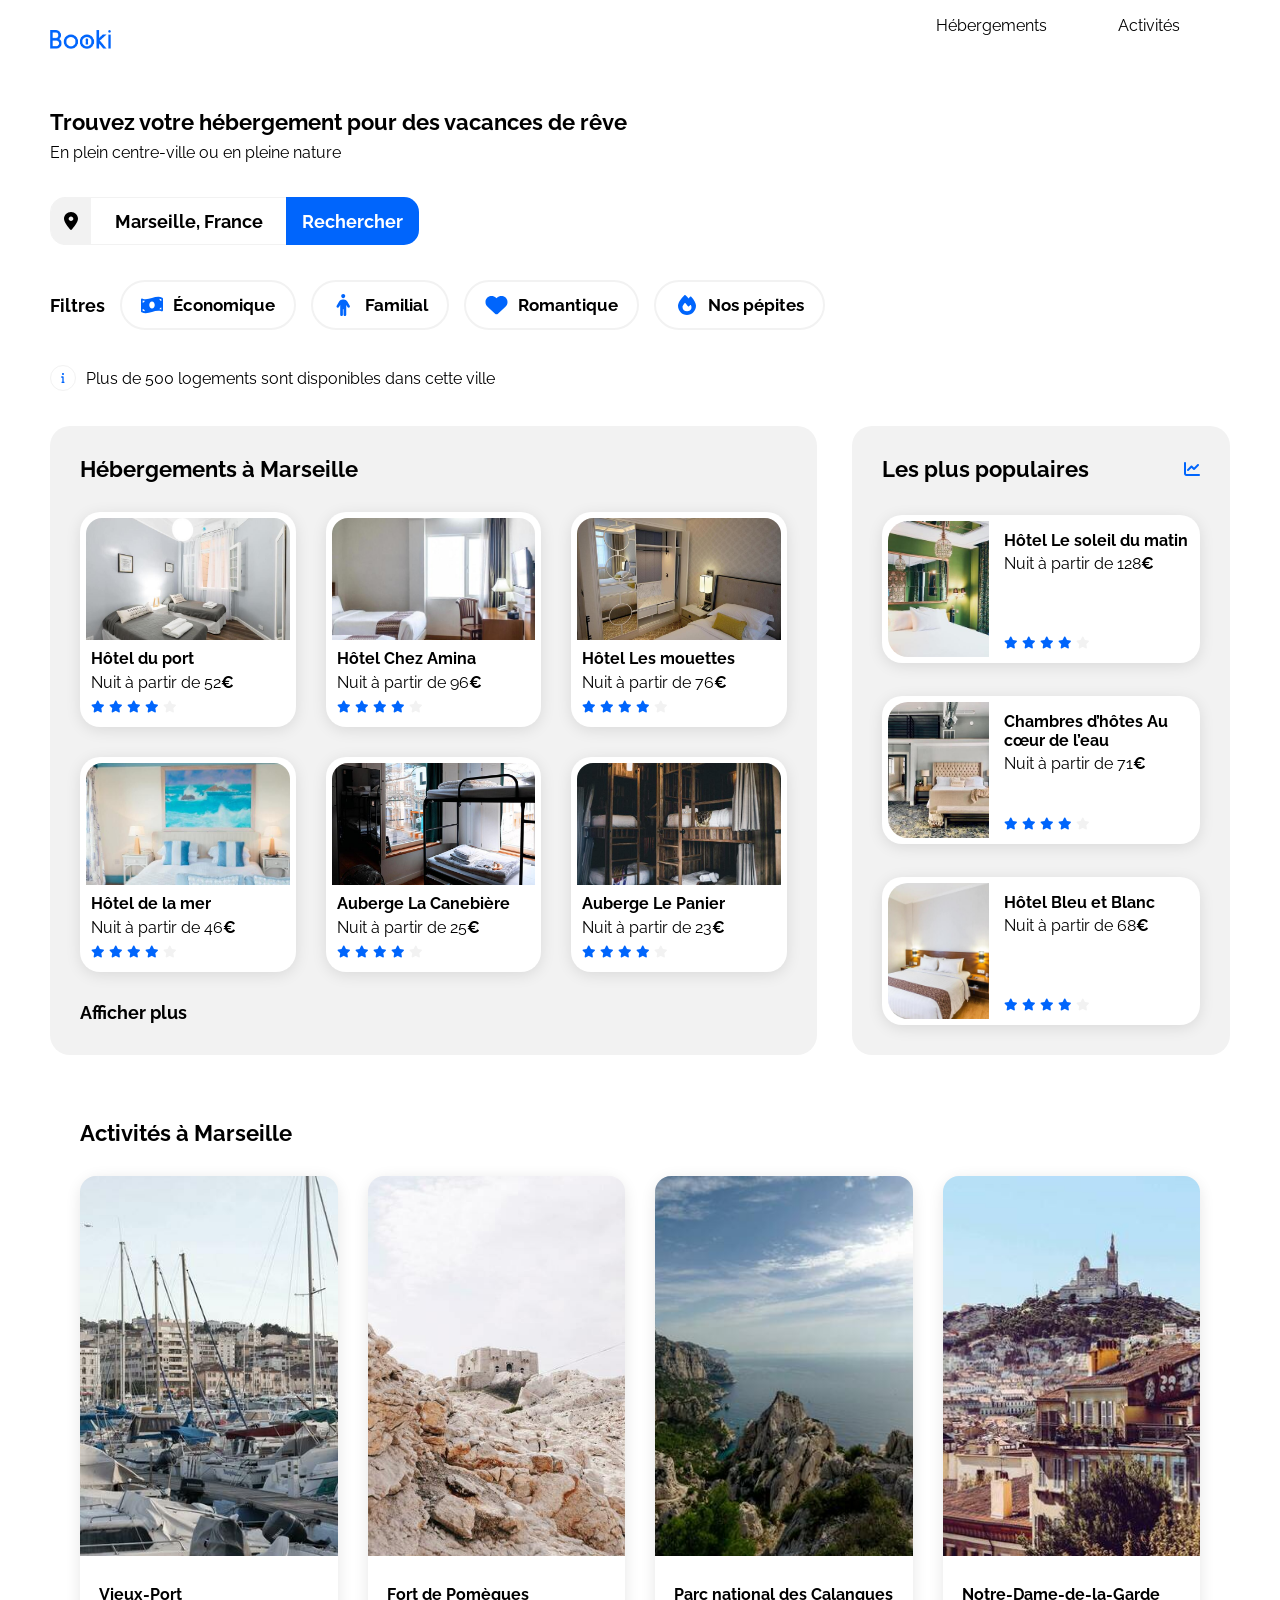
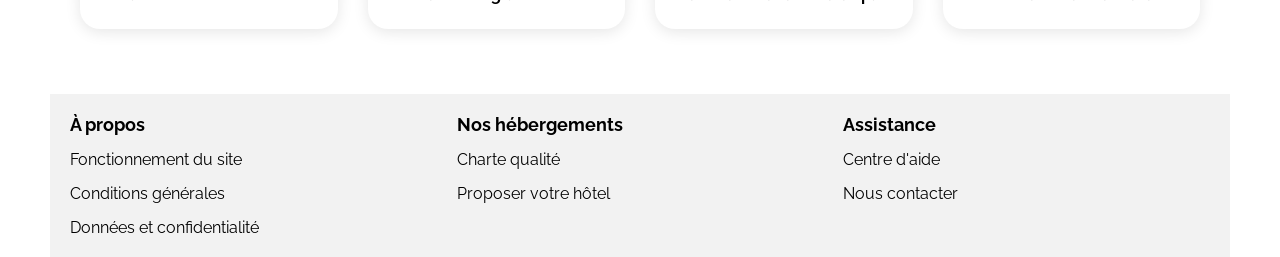
<file: index.html>
<!DOCTYPE html>
<html lang="fr">

<head>
    <meta charset="UTF-8">
    <meta name="viewport" content="width=device-width, initial-scale=1.0">
    <title>Booki</title>
    <link rel="preconnect" href="https://fonts.googleapis.com">
    <link rel="preconnect" href="https://fonts.gstatic.com" crossorigin>
    <link href="https://fonts.googleapis.com/css2?family=Raleway:wght@400;500;700&display=swap" rel="stylesheet">
    <link rel="stylesheet" href="https://cdnjs.cloudflare.com/ajax/libs/font-awesome/6.2.1/css/all.min.css"
        integrity="sha512-MV7K8+y+gLIBoVD59lQIYicR65iaqukzvf/nwasF0nqhPay5w/9lJmVM2hMDcnK1OnMGCdVK+iQrJ7lzPJQd1w=="
        crossorigin="anonymous" referrerpolicy="no-referrer">
    <link rel="stylesheet" href="./css/style.css">
</head>

<body>
    <div class="main-container">
        <header>
            <img src="./images/logo/Booki.png" id="logo" alt="logo de la société Booki">
            <nav>
                <ul>
                    <li>
                        <div id="hebergements-button-for-phone">
                            <a href="#hebergements" id="hebergements-anchor" class="boutton-menu-desktop">Hébergements</a>
                        </div>
                    </li>

                    <li>
                        <div id="activites-button-for-phone">
                            <a href="#activites" id="activites-anchor" class="boutton-menu-desktop">Activités</a>
                        </div>
                    </li>
                </ul>
            </nav>
        </header>
        <main>
            <div id="hebergements-search">
                <h1>Trouvez votre hébergement pour des vacances de rêve</h1>
                <p>En plein centre-ville ou en pleine nature</p>
                <form>
                    <div id="localisation-div">
                        <img src="./images/icones/localisation.svg" alt="icone de localisation">
                    </div>
                    <label for="lieux-input"></label>
                    <input type="text" id="lieux-input" name="lieux-input" placeholder="Marseille, France">
                    <input type="submit" value="Rechercher" id="search-button">
                    <button type="submit" id="search-button-phone">
                        <i class="fa-solid fa-magnifying-glass"></i>
                    </button>
                </form>
                <div id="filtres">
                    <h2 id="filtre-title">Filtres</h2>
                    <div id="all-filtre-button">
                        <button class="filtre-button">
                            <img src="./images/icones/billet.svg" alt="icone de billet bleu">
                            Économique
                        </button>
                        <button class="filtre-button">
                            <img src="./images/icones/famille.svg" alt="icone de d'une silhouette bleue">
                            Familial
                        </button>
                        <button class="filtre-button">
                            <img src="./images/icones/coeur.svg" alt="icone d'un coeur bleu">
                            Romantique
                        </button>
                        <button class="filtre-button">
                            <img src="./images/icones/feu.svg" alt="icone d'une flamme bleue">
                            Nos pépites
                        </button>
                    </div>
                </div>
                <div id="information">
                    <img src="./images/icones/info.svg" alt="icone d'un i minuscule">
                    <p>Plus de 500 logements sont disponibles dans cette ville</p>
                </div>
            </div>
            <div class="hebergements-and-populaires">
                <section id="hebergements">
                        <div class="hebergements-title">
                            <h2 class="section-title">Hébergements à Marseille</h2>
                        </div>
                        <div class="hebergements-cards">
                            <a href="#">
                                <article class="card">
                                    <img src="./images/hebergements/fred-kleber.jpg" alt="Image de la chambre d'hôtel montrant deux lits simples">
                                    <div class="card-content">
                                        <div class="card-txt">
                                            <h3 class="card-title">Hôtel du port</h3>
                                            <p class="card-subtitle">Nuit à partir de 52<span class="euro">€</span></p>
                                        </div>
                                        <div class="card-rating">
                                            <i class="fa-xs fa-solid fa-star" aria-hidden="true"></i>
                                            <i class="fa-xs fa-solid fa-star" aria-hidden="true"></i>
                                            <i class="fa-xs fa-solid fa-star" aria-hidden="true"></i>
                                            <i class="fa-xs fa-solid fa-star" aria-hidden="true"></i>
                                            <i class="fa-xs fa-solid fa-star neutral-star" aria-hidden="true"></i>
                                            <span class="sr-only">Note de 4 sur 5</span>
                                        </div>
                                    </div>
                                </article>
                            </a>
                            <a href="#">
                                <article class="card">
                                    <img src="./images/hebergements/febrian-zakaria.jpg" alt="Image de la chambre d'hôtel montrant deux lits">
                                    <div class="card-content">
                                        <div class="card-txt">
                                            <h3 class="card-title">Hôtel Chez Amina</h3>
                                            <p class="card-subtitle">Nuit à partir de 96<span class="euro">€</span></p>
                                        </div>
                                        <div class="card-rating">
                                            <i class="fa-xs fa-solid fa-star" aria-hidden="true"></i>
                                            <i class="fa-xs fa-solid fa-star" aria-hidden="true"></i>
                                            <i class="fa-xs fa-solid fa-star" aria-hidden="true"></i>
                                            <i class="fa-xs fa-solid fa-star" aria-hidden="true"></i>
                                            <i class="fa-xs fa-solid fa-star neutral-star" aria-hidden="true"></i>
                                            <span class="sr-only">Note de 4 sur 5</span>
                                        </div>
                                    </div>
                                </article>
                            </a>
                            <a href="#">
                                <article class="card">
                                    <img src="./images/hebergements/reisetopia.jpg" alt="Image de la chambre d'hôtel montrant un lit">
                                    <div class="card-content">
                                        <div class="card-txt">
                                            <h3 class="card-title">Hôtel Les mouettes</h3>
                                            <p class="card-subtitle">Nuit à partir de 76<span class="euro">€</span></p>
                                        </div>
                                        <div class="card-rating">
                                            <i class="fa-xs fa-solid fa-star" aria-hidden="true"></i>
                                            <i class="fa-xs fa-solid fa-star" aria-hidden="true"></i>
                                            <i class="fa-xs fa-solid fa-star" aria-hidden="true"></i>
                                            <i class="fa-xs fa-solid fa-star" aria-hidden="true"></i>
                                            <i class="fa-xs fa-solid fa-star neutral-star" aria-hidden="true"></i>
                                            <span class="sr-only">Note de 4 sur 5</span>
                                        </div>
                                    </div>
                                </article>
                            </a>
                            <a href="#">
                                <article class="card">
                                    <img src="./images/hebergements/annie-spratt.jpg" alt="Image de la chambre d'hôtel montrant un lit">
                                    <div class="card-content">
                                        <div class="card-txt">
                                            <h3 class="card-title">Hôtel de la mer</h3>
                                            <p class="card-subtitle">Nuit à partir de 46<span class="euro">€</span></p>
                                        </div>
                                        <div class="card-rating">
                                            <i class="fa-xs fa-solid fa-star" aria-hidden="true"></i>
                                            <i class="fa-xs fa-solid fa-star" aria-hidden="true"></i>
                                            <i class="fa-xs fa-solid fa-star" aria-hidden="true"></i>
                                            <i class="fa-xs fa-solid fa-star" aria-hidden="true"></i>
                                            <i class="fa-xs fa-solid fa-star neutral-star" aria-hidden="true"></i>
                                            <span class="sr-only">Note de 4 sur 5</span>
                                        </div>
                                    </div>
                                </article>
                            </a>
                            <a href="#">
                                <article class="card">
                                    <img src="./images/hebergements/marcus-loke.jpg" alt="Image de la chambre d'hôtel montrant un lit superposé">
                                    <div class="card-content">
                                        <div class="card-txt">
                                            <h3 class="card-title">Auberge La Canebière</h3>
                                            <p class="card-subtitle">Nuit à partir de 25<span class="euro">€</span></p>
                                        </div>
                                        <div class="card-rating">
                                            <i class="fa-xs fa-solid fa-star" aria-hidden="true"></i>
                                            <i class="fa-xs fa-solid fa-star" aria-hidden="true"></i>
                                            <i class="fa-xs fa-solid fa-star" aria-hidden="true"></i>
                                            <i class="fa-xs fa-solid fa-star" aria-hidden="true"></i>
                                            <i class="fa-xs fa-solid fa-star neutral-star" aria-hidden="true"></i>
                                            <span class="sr-only">Note de 4 sur 5</span>
                                        </div>
                                    </div>
                                </article>
                            </a>
                            <a href="#">
                                <article class="card">
                                    <img src="./images/hebergements/nicate-lee.jpg" alt="Image de la chambre d'hôtel montrant un lit superposé">
                                    <div class="card-content">
                                        <div class="card-txt">
                                            <h3 class="card-title">Auberge Le Panier</h3>
                                            <p class="card-subtitle">Nuit à partir de 23<span class="euro">€</span></p>
                                        </div>
                                        <div class="card-rating">
                                            <i class="fa-xs fa-solid fa-star" aria-hidden="true"></i>
                                            <i class="fa-xs fa-solid fa-star" aria-hidden="true"></i>
                                            <i class="fa-xs fa-solid fa-star" aria-hidden="true"></i>
                                            <i class="fa-xs fa-solid fa-star" aria-hidden="true"></i>
                                            <i class="fa-xs fa-solid fa-star neutral-star" aria-hidden="true"></i>
                                            <span class="sr-only">Note de 4 sur 5</span>
                                        </div>
                                    </div>
                                </article>
                            </a>
                        </div>
                        <a href="#" id="afficher-plus-link">Afficher plus</a>
                </section>
                <section class="populaires">
                    <div class="populaires-title">
                        <h2 class="section-title">Les plus populaires</h2>
                        <i class="fa-solid fa-chart-line" aria-hidden="true"></i>
                    </div>
                    <div class="populaires-cards">
                        <a href="#">
                            <article class="card">
                                <img src="./images/hebergements/emile-guillemot.jpg" alt="Image de la chambre d'hôtel montrant un lit">
                                <div class="card-content">
                                    <div class="card-txt">
                                        <h3 class="card-title">Hôtel Le soleil du matin</h3>
                                        <p class="card-subtitle">Nuit à partir de 128<span class="euro">€</span></p>
                                    </div>
                                    <div class="card-rating">
                                        <i class="fa-xs fa-solid fa-star" aria-hidden="true"></i>
                                        <i class="fa-xs fa-solid fa-star" aria-hidden="true"></i>
                                        <i class="fa-xs fa-solid fa-star" aria-hidden="true"></i>
                                        <i class="fa-xs fa-solid fa-star" aria-hidden="true"></i>
                                        <i class="fa-xs fa-solid fa-star neutral-star" aria-hidden="true"></i>
                                        <span class="sr-only">Note de 4 sur 5</span>
                                    </div>
                                </div>
                            </article>
                        </a>
                        <a href="#">
                            <article class="card">
                                <img src="./images/hebergements/aw-creative.jpg" alt="Image de la chambre d'hôtel montrant un lit">
                                <div class="card-content">
                                    <div class="card-txt">
                                        <h3 class="card-title">Chambres d’hôtes Au cœur de l’eau</h3>
                                        <p class="card-subtitle">Nuit à partir de 71<span class="euro">€</span></p>
                                    </div>
                                    <div class="card-rating">
                                        <i class="fa-xs fa-solid fa-star" aria-hidden="true"></i>
                                        <i class="fa-xs fa-solid fa-star" aria-hidden="true"></i>
                                        <i class="fa-xs fa-solid fa-star" aria-hidden="true"></i>
                                        <i class="fa-xs fa-solid fa-star" aria-hidden="true"></i>
                                        <i class="fa-xs fa-solid fa-star neutral-star" aria-hidden="true"></i>
                                        <span class="sr-only">Note de 4 sur 5</span>
                                    </div>
                                </div>
                            </article>
                        </a>
                        <a href="#">
                            <article class="card">
                                <img src="./images/hebergements/febrian-zakaria2.jpg" alt="Image de la chambre d'hôtel montrant un lit">
                                <div class="card-content">
                                    <div class="card-txt">
                                        <h3 class="card-title">Hôtel Bleu et Blanc</h3>
                                        <p class="card-subtitle">Nuit à partir de 68<span class="euro">€</span></p>
                                    </div>
                                    <div class="card-rating">
                                        <i class="fa-xs fa-solid fa-star" aria-hidden="true"></i>
                                        <i class="fa-xs fa-solid fa-star" aria-hidden="true"></i>
                                        <i class="fa-xs fa-solid fa-star" aria-hidden="true"></i>
                                        <i class="fa-xs fa-solid fa-star" aria-hidden="true"></i>
                                        <i class="fa-xs fa-solid fa-star neutral-star" aria-hidden="true"></i>
                                        <span class="sr-only">Note de 4 sur 5</span>
                                    </div>
                                </div>
                            </article>
                        </a>
                    </div>
                </section>
            </div>
            <section id="activites">
                <div class="activites-title">
                    <h2 class="section-title">Activités à Marseille</h2>
                </div>
                <div class="activites-cards">
                    <a href="#">
                        <article class="card">
                            <img src="./images/activites/reno-laithienne.jpg" alt="photo du vieux-port à Marseille">
                            <div class="card-content">
                                <div class="card-txt">
                                    <h2 class="card-title">Vieux-Port</h2>
                                </div>
                            </div>
                        </article>
                    </a>
                    <a href="#">
                        <article class="card">
                            <img src="./images/activites/paul-hermann.jpg" alt="photo du Fort de Pomègues à Marseille">
                            <div class="card-content">
                                <div class="card-txt">
                                    <h2 class="card-title">Fort de Pomègues</h2>
                                </div>
                            </div>
                        </article>
                    </a>
                    <a href="#">
                        <article class="card">
                            <img src="./images/activites/kilyan-sockalingum.jpg" alt="photo du Parc national des Calanques à Marseille">
                            <div class="card-content">
                                <div class="card-txt">
                                    <h2 class="card-title">Parc national des Calanques</h2>
                                </div>
                            </div>
                        </article>
                    </a>
                    <a href="#">
                        <article class="card">
                            <img src="./images/activites/florian-wehde.jpg" alt="photo de Notre-Dame-de-la-Garde à Marseille">
                            <div class="card-content">
                                <div class="card-txt">
                                    <h2 class="card-title">Notre-Dame-de-la-Garde</h2>
                                </div>
                            </div>
                        </article>
                    </a>
                </div>
        </section>
        </main>
        <footer>
            <div>
                <h2>À propos</h2>
                <ul>
                    <li>
                        <a href="">Fonctionnement du site</a>
                    </li>
                </ul>
                <ul>
                    <li>
                        <a href="">Conditions générales</a>
                    </li>
                </ul>
                <ul>
                    <li>
                        <a href="">Données et confidentialité</a>
                    </li>
                </ul>
            </div>
            <div>
                <h2>Nos hébergements</h2>
                <ul>
                    <li>
                        <a href="">Charte qualité</a>
                    </li>
                </ul>
                <ul>
                    <li>
                        <a href="">Proposer votre hôtel</a>
                    </li>
                </ul>
            </div>
            <div>
                <h2>Assistance</h2>
                <ul>
                    <li>
                        <a href="">Centre d'aide</a>
                    </li>
                </ul>
                <ul>
                    <li>
                        <a href="">Nous contacter</a>
                    </li>
                </ul>
            </div>
        </footer>
    </div>
</body>

</html>
</file>
<file: css/style.css>
/****** General ***********/
* {
    font-family: 'Raleway', sans-serif;
    margin: 0;
    padding: 0;
    box-sizing: border-box;
}

:root {
    --main-color: #0065fc;
    --main-bg-color: #f2f2f2;
    --filter-bg-color: #deebff;
}

a {
    color: inherit;
    text-decoration: none;
}

ul {
    list-style-type: none;
    padding-left: 0;
}

/****** Police ******/
h1 {
    font-size: 22px;
}

h2 {
    font-size: 18px;
    font-weight: bold;
}

p {
    font-size: 16px;
}

header img {
    width: 61.09px;
    height: 19px;
}

header {
    height: 79px;
    display: flex;
    justify-content: space-between;
    align-items: center;
    margin-bottom: 30px;
}

header nav {
    width: 344px;
    height: 48px;
    display: flex;
    justify-content: center;
}

header nav ul {
    width: 244px;
    display: flex;
    justify-content: space-between;
}

.boutton-menu-desktop:hover {
    border-top: 2px solid var(--main-color);
    padding-top: 14px;
    color: var(--main-color);
}

body {
    margin: 0px;
}

.fa-solid {
    color: var(--main-color);
}

.main-container {
    width: 100%;
    max-width: 1440px;
    padding: 0 50px;
    box-sizing: border-box;
    margin-left: auto;
    margin-right: auto;
}

/****** Formulaire de recherche ******/
form {
    width: 360px;
    height: 48px;
    display: flex;
    align-items: center;
    margin-top: 35px;
    margin-bottom: 35px;
    border: 1px solid var(--main-bg-color);
    border-radius: 15px;
    overflow: visible;
}

#localisation-div {
    height: 48px;
    width: 50px;
    min-width: 40px;
    border-radius: 15px 0px 0px 15px;
    background-color: var(--main-bg-color);
    display: flex;
    justify-content: center;
    align-items: center;
}

#lieux-input {
    width: 195px;
    border: none;
    padding-left: 24px;
    font-size: 18px;
    font-weight: bold;
}

#lieux-input::placeholder {
    color: black;
}

#search-button {
    height: 48px;
    background-color: var(--main-color);
    border-radius: 0px 15px 15px 0px;
    border: none;
    padding: 0px 16px;
    font-size: 18px;
    font-weight: bold;
    color: white;
    z-index: 2;
}

#search-button-phone {
    display: none;
}

#hebergements-search h1 {
    margin-bottom: 8px;
}

#hebergements-search {
    padding-bottom: 35px;
}

/****** Filtres ******/
#filtres {
    display: flex;
    align-items: center;
    margin-bottom: 35px;
}

#filtre-title {
    margin-right: 15px;
}

#all-filtre-button {
    display: flex;
}

.filtre-button {
    background-color: white;
    display: flex;
    align-items: center;
    height: 50px;
    border-radius: 25px;
    border: 2px solid var(--main-bg-color);
    margin-right: 15px;
    padding-left: 19px;
    padding-right: 19px;
    font-size: 17px;
    font-weight: bold;
    transition: 0.3s;
}

.filtre-button img {
    padding-right: 10px;
}

.filtre-button:hover {
    background-color: var(--filter-bg-color);
    transition: 0.3s;
}

/******Partie information juste en dessous des filtres ******/
#information {
    display: flex;
    align-items: center;
}

#information img {
    box-sizing: content-box;
    height: 14px;
    width: 4px;
    border: 1px solid var(--main-bg-color);
    border-radius: 24px;
    padding: 5px 10px;
    margin-right: 10px;
}

.card {
    background-color: white;
    border-radius: 20px;
    border: 1px solid transparent;
    padding: 5px;
    box-shadow: 0px 3px 15px rgba(0, 0, 0, 0.1);
}

.card img {
    object-fit: cover;
}

.card-title {
    font-size: 16px;
}

.euro {
    font-weight: bold;
}

.neutral-star {
    color: var(--main-bg-color);
}

/****** Hebergements And Populaires ***********/
.hebergements-and-populaires {
    display: flex;
    justify-content: space-between;
}

.hebergements-and-populaires section {
    background-color: var(--main-bg-color);
    border-radius: 20px;
    padding: 30px;
    box-sizing: border-box;
}

/****** Hebergements ***********/
#hebergements {
    width: 65%;
}

.section-title {
    font-size: 22px;
}

.hebergements-cards {
    display: grid;
    grid-template-columns: 1fr 1fr 1fr;
    grid-template-rows: 1fr 1fr;
    gap: 30px;
    margin-top: 30px;
    margin-bottom: 30px;
}

.hebergements-cards img {
    width: 100%;
    height: 122px;
    border-top-left-radius: 16px;
    border-top-right-radius: 16px;
    padding: 0px;
}

.hebergements-cards .card-title {
    margin-top: 5px;
    margin-bottom: 5px;
    margin-left: 5px;
}

.hebergements-cards .card-subtitle {
    margin: 5px;
}

.hebergements-cards .card-rating {
    margin-bottom: 5px;
    margin-left: 5px;
}

#afficher-plus-link {
    font-size: 18px;
    font-weight: bold;
}

/****** Populaires ******/
.populaires {
    width: 32%;
}

.populaires-title {
    display: flex;
    justify-content: space-between;
    align-items: center;
}

.populaires-cards .card {
    display: flex;
    margin-top: 33px;
}

.populaires-cards img {
    height: 136px;
    width: 33%;
    border-bottom-left-radius: 20px;
    border-top-left-radius: 20px;
}

.populaires-cards .card-content {
    width: 67%;
    padding-left: 15px;
    display: flex;
    flex-direction: column;
    justify-content: space-between;
    box-sizing: border-box;
}

.populaires-cards .card-title {
    margin-top: 10px;
    margin-bottom: 4px;
}

.populaires-cards .card-subtitle {
    margin: 0;
}

.populaires-cards .card-rating {
    margin-bottom: 5px;
}

/****** Activités ******/
.activites-title {
    margin-bottom: 30px;
}

#activites {
    margin-top: 35px;
    margin-bottom: 35px;
    padding: 30px;
}

.activites-cards {
    display: grid;
    grid-template-columns: 1fr 1fr 1fr 1fr;
    justify-content: space-between;
    gap: 30px;
}

.activites-cards .card {
    width: 100%;
    border: none;
    padding: 0px;
}

.activites-cards .card-content {
    padding-bottom: 25px;
}

.activites-cards img {
    width: 100%;
    height: 380px;
    border-top-left-radius: 16px;
    border-top-right-radius: 16px;
    padding: 0px;
}

.activites-cards .card-title {
    margin-top: 25px;
    margin-bottom: 0px;
    margin-left: 19px;
}

footer {
    background-color: var(--main-bg-color);
    display: flex;
    flex-direction: row;
    padding-top: 20px;
    padding-left: 20px;
    padding-bottom: 20px;
}

footer div {
    flex: 1;
}

footer li {
    margin-top: 15px;
}

/* Le code ci-dessous correspond à la version responsive uniquement */

/****** Media queries ***********/
/* Medium devices (tablets, less/equal than 1024px) */
@media (max-width: 1024px) {
    #filtres {
        flex-direction: column;
        justify-content: space-between;
        align-items: start;
    }

    #filtre-title {
        margin-bottom: 20px;
    }

    .hebergements-and-populaires {
        flex-direction: column;
    }

    #hebergements {
        width: 100%;
    }

    .populaires {
        width: 100%;
        margin-top: 50px;
    }

    .populaires-cards {
        display: flex;
        flex-direction: row;
        justify-content: space-between;
    }

    .populaires-cards a {
        width: 30%;
    }

    .populaires-cards .card-title {
        font-size: 14px;
    }

    .populaires-cards .card-subtitle {
        font-size: 13px;
    }

    .populaires-cards .card {
        margin-top: 20px;
    }

    .activites-cards img {
        height: 200px;
    }
}

/* Small devices (phones, less than 768px) */
@media (max-width: 767.98px) {
    main {
        padding-right: 0;
    }

    .main-container {
        padding: 0;
    }

    /****** Header *******/
    header {
        height: auto;
        flex-direction: column;
    }

    #logo {
        margin: 30px;
    }

    #hebergements-anchor:hover {
        color: var(--main-color);
        border-top: none;
        padding-top: 0;
    }

    #activites-anchor:hover {
        border-top: none;
        padding-top: 0;
        color: black;
    }

    header nav {
        width: 100%;
        height: auto;
        display: flex;
        justify-content: center;
    }

    header nav ul {
        width: 100%;
    }

    header nav ul li {
        width: 100%;
    }

    #hebergements-anchor {
        color: var(--main-color);
    }

    #hebergements-button-for-phone,
    #activites-button-for-phone {
        width: 100%;
        display: flex;
        justify-content: center;
        padding-bottom: 15px;
    }

    #hebergements-button-for-phone {
        border-bottom: 2px solid var(--main-color);
    }

    #activites-button-for-phone {
        border-bottom: 2px solid var(--filter-bg-color);
    }

    /****** Formulaire de recherche ******/
    #hebergements-search {
        padding-top: 0px;
        padding-left: 20px;
        padding-right: 20px;
    }

    #search-button {
        display: none;
    }

    #search-button-phone {
        position: absolute;
        right: 0;
        top: 0;
        height: 50px;
        width: 49px;
        display: block;
        background-color: var(--main-color);
        color: white;
        border-radius: 15px;
        border: none;
        filter: drop-shadow(0 4px 4px rgba(0, 0, 0, 0.25));
    }

    #search-button-phone i {
        color: white;
        transform: scale(1.1);
    }

    /****** Filtres ******/
    form {
        position: relative;
        border-right: 20px;
        width: 100%;
    }

    #all-filtre-button {
        width: 100%;
        display: grid;
        grid-template-columns: 1fr 1fr;
        grid-template-rows: 1fr 1fr;
        gap: 10px;
        font-size: 30px;
    }

    .filtre-button {
        margin-top: 10px;
        margin-right: 0;
        width: 100%;
        font-size: 14px;
    }

    #filtre-title {
        margin-bottom: 10px;
    }

    /****** Hebergements And Populaires ***********/
    .hebergements-and-populaires {
        flex-direction: column-reverse;
    }

    section.populaires {
        margin-top: 0;
        padding-left: 20px;
        padding-right: 20px;
        border-radius: 0;
    }

    .populaires-cards {
        width: 100%;
        flex-direction: column;
    }

    .populaires-cards a {
        width: 100%;
    }

    .populaires-cards .card {
        width: 100%;
    }

    .hebergements-cards {
        margin-top: 15px;
        margin-bottom: 15px;
        display: flex;
        flex-direction: column;
        gap: 15px;
    }

    #hebergements {
        padding-bottom: 20px;
        background-color: white;
    }

    /****** Activités *****/
    .activites-cards {
        display: flex;
        flex-direction: column;
        gap: 15px;
    }

    .activites-cards img {
        height: 200px;
    }

    /***** Footer *****/
    footer {
        display: flex;
        flex-direction: column;
        padding-top: 0px;
        padding-left: 30px;
        gap: 20px;
    }

    footer div {
        margin-top: 30px;
    }
}
</file>
